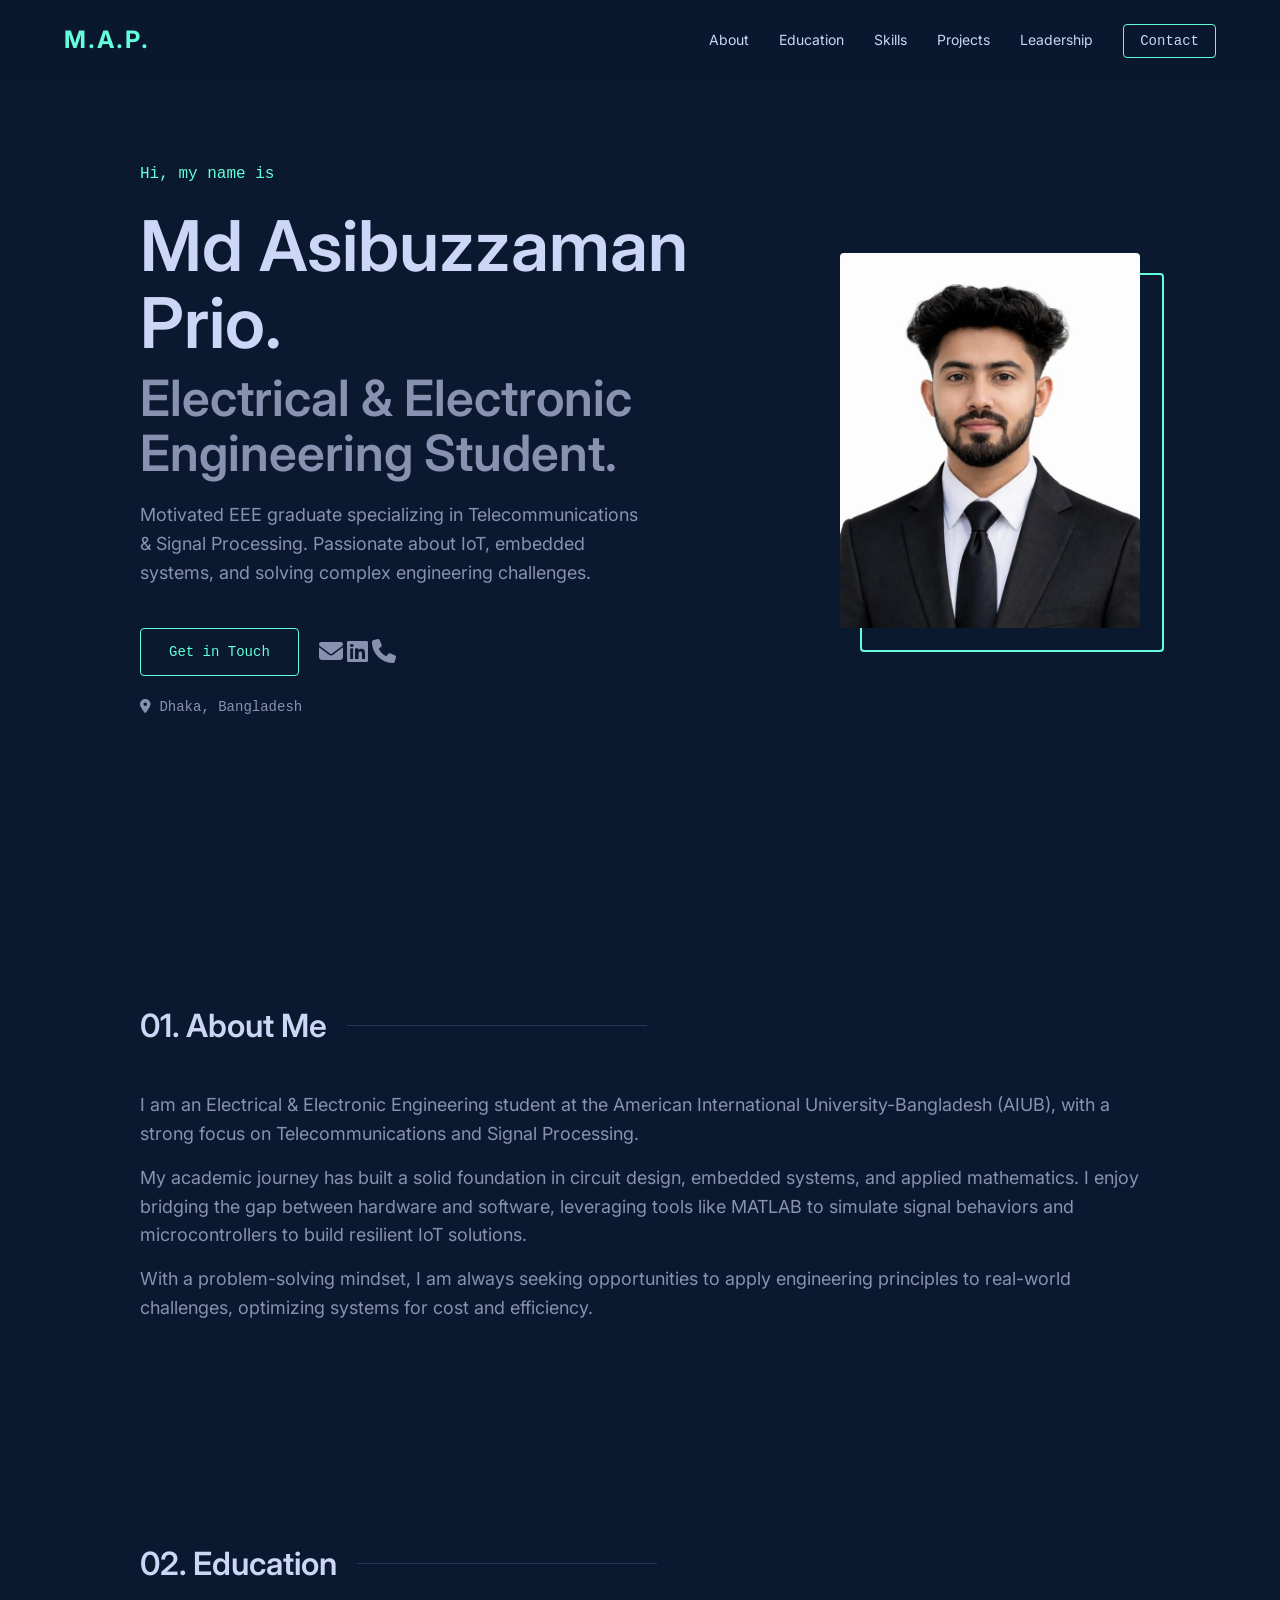
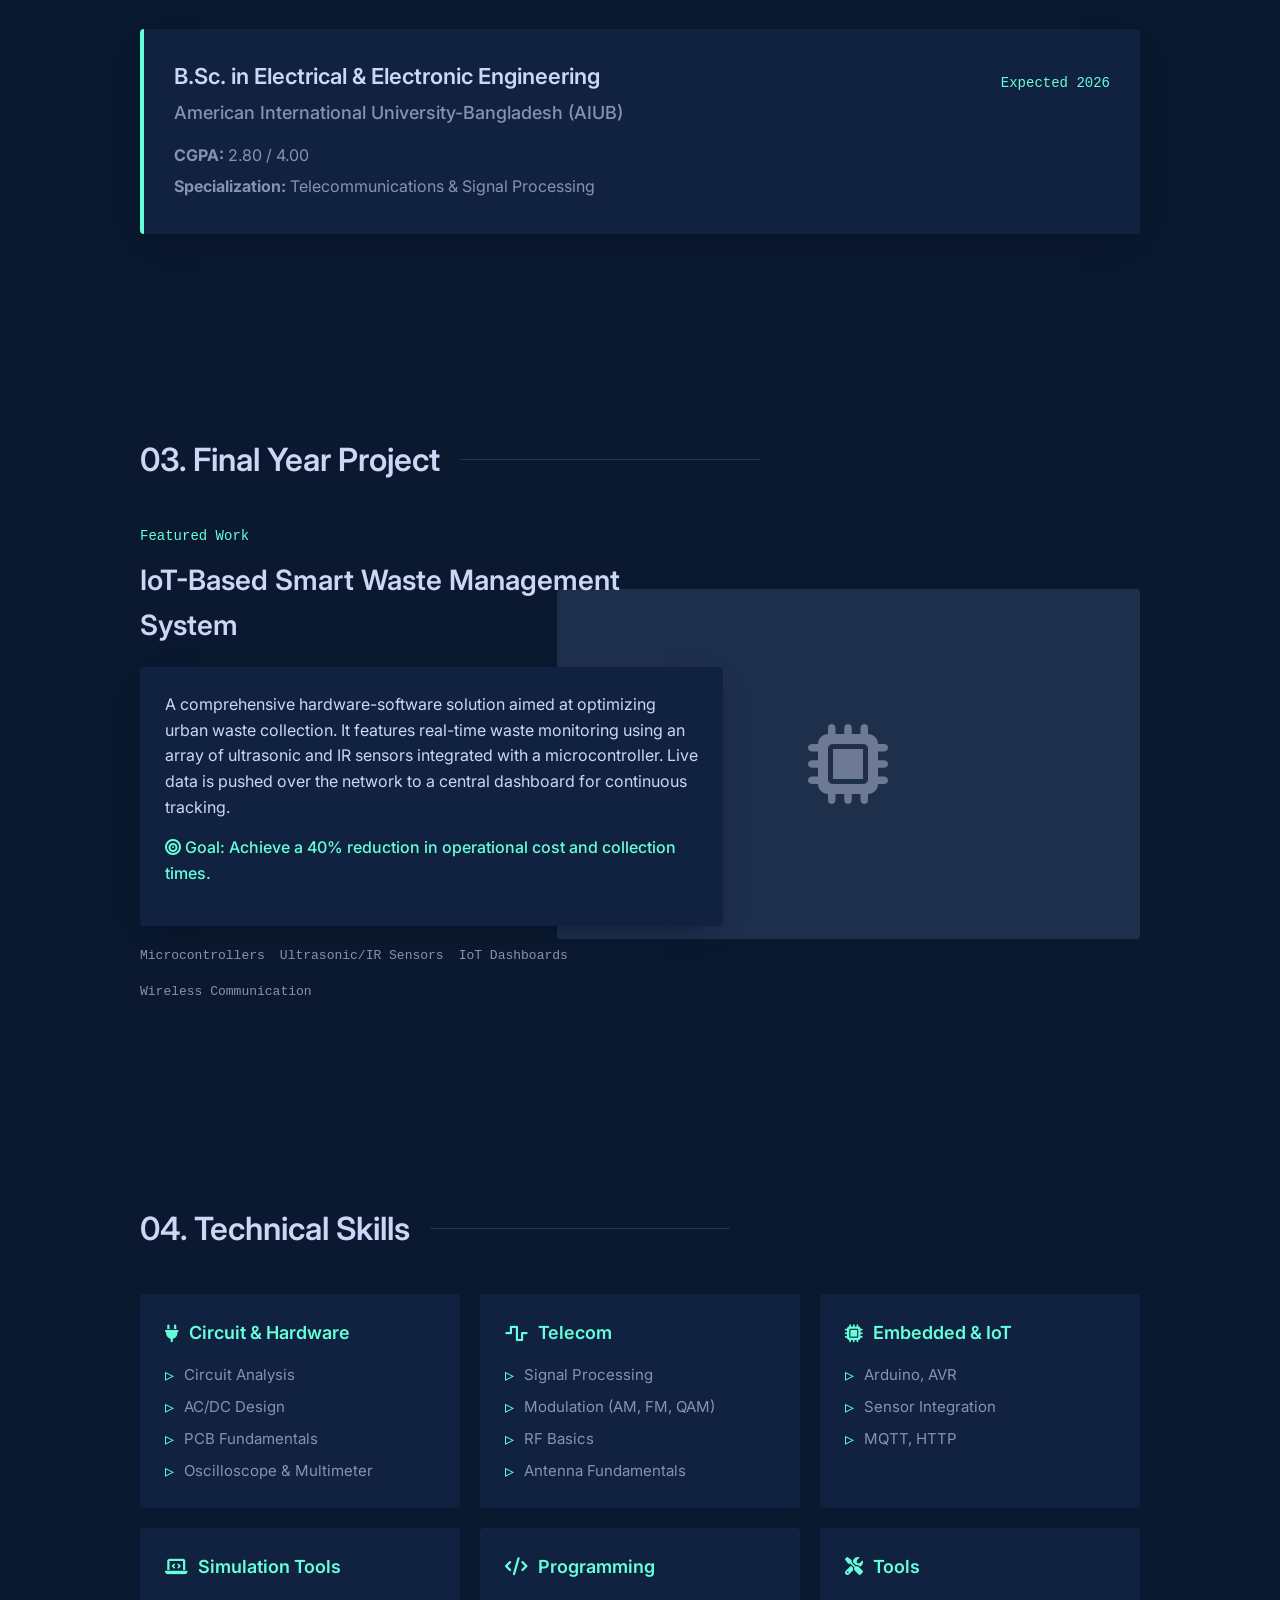
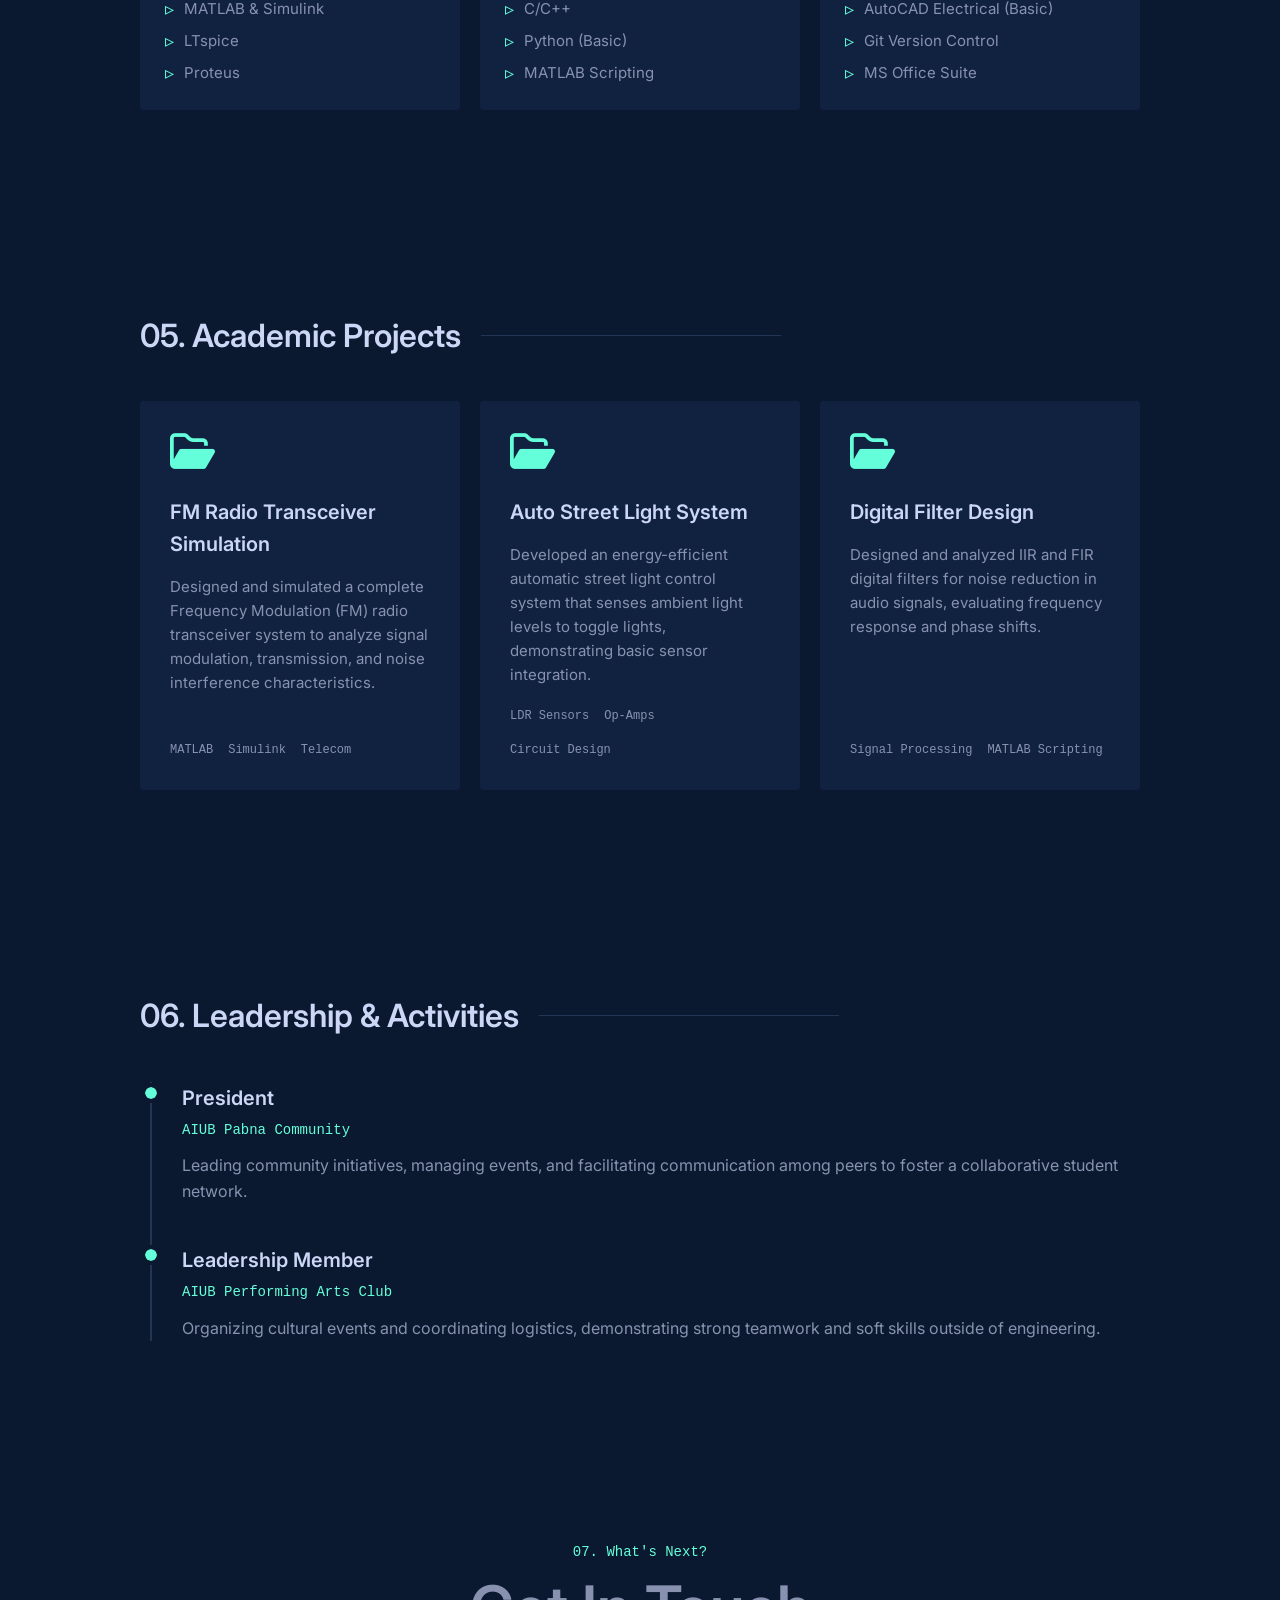
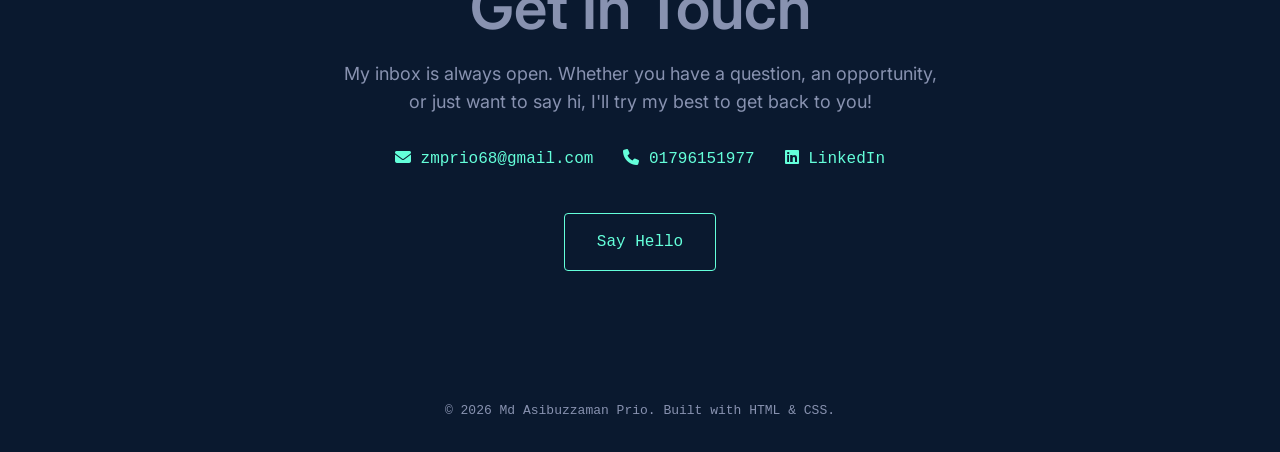
<file: index.html>
<!DOCTYPE html>
<html lang="en">
<head>
    <meta charset="UTF-8">
    <meta name="viewport" content="width=device-width, initial-scale=1.0">
    <meta name="description" content="Md Asibuzzaman Prio - Electrical & Electronic Engineering Student Portfolio">
    <title>Md Asibuzzaman Prio | EEE Portfolio</title>
    <!-- Google Fonts -->
    <link rel="preconnect" href="https://fonts.googleapis.com">
    <link rel="preconnect" href="https://fonts.gstatic.com" crossorigin>
    <link href="https://fonts.googleapis.com/css2?family=Inter:wght@300;400;500;600;700&display=swap" rel="stylesheet">
    <!-- Font Awesome -->
    <link rel="stylesheet" href="https://cdnjs.cloudflare.com/ajax/libs/font-awesome/6.4.0/css/all.min.css">
    <!-- Custom CSS -->
    <link rel="stylesheet" href="style.css">
</head>
<body>
    <!-- Navbar -->
    <header class="header">
        <nav class="nav-container">
            <a href="#" class="logo">M.A.P.</a>
            <ul class="nav-links">
                <li><a href="#about">About</a></li>
                <li><a href="#education">Education</a></li>
                <li><a href="#skills">Skills</a></li>
                <li><a href="#projects">Projects</a></li>
                <li><a href="#leadership">Leadership</a></li>
                <li><a href="#contact" class="btn-outline">Contact</a></li>
            </ul>
            <div class="hamburger">
                <i class="fas fa-bars"></i>
            </div>
        </nav>
    </header>

    <main>
        <!-- Hero Section -->
        <section class="hero" id="hero">
            <div class="hero-content">
                <p class="greeting">Hi, my name is</p>
                <h1 class="name">Md Asibuzzaman Prio.</h1>
                <h2 class="title">Electrical & Electronic Engineering Student.</h2>
                <p class="tagline">Motivated EEE graduate specializing in Telecommunications & Signal Processing. Passionate about IoT, embedded systems, and solving complex engineering challenges.</p>
                <div class="hero-cta">
                    <a href="#contact" class="btn-primary">Get in Touch</a>
                    <div class="social-links">
                        <a href="mailto:zmprio68@gmail.com" aria-label="Email"><i class="fas fa-envelope"></i></a>
                        <a href="#" target="_blank" aria-label="LinkedIn"><i class="fab fa-linkedin"></i></a>
                        <a href="tel:01796151977" aria-label="Phone"><i class="fas fa-phone"></i></a>
                    </div>
                </div>
                <p class="location"><i class="fas fa-map-marker-alt"></i> Dhaka, Bangladesh</p>
            </div>
            <div class="hero-image-container">
                <div class="image-wrapper">
                    <!-- Placeholder Profile Image -->
                    <img src="myphoto.jpg" alt="Md Asibuzzaman Prio" class="profile-img">
                </div>
            </div>
        </section>

        <!-- About Section -->
        <section class="about" id="about">
            <h2 class="section-title">01. About Me</h2>
            <div class="about-content">
                <div class="about-text">
                    <p>I am an Electrical & Electronic Engineering student at the American International University-Bangladesh (AIUB), with a strong focus on Telecommunications and Signal Processing.</p>
                    <p>My academic journey has built a solid foundation in circuit design, embedded systems, and applied mathematics. I enjoy bridging the gap between hardware and software, leveraging tools like MATLAB to simulate signal behaviors and microcontrollers to build resilient IoT solutions.</p>
                    <p>With a problem-solving mindset, I am always seeking opportunities to apply engineering principles to real-world challenges, optimizing systems for cost and efficiency.</p>
                </div>
            </div>
        </section>

        <!-- Education Section -->
        <section class="education" id="education">
            <h2 class="section-title">02. Education</h2>
            <div class="resume-item">
                <div class="resume-header">
                    <h3>B.Sc. in Electrical & Electronic Engineering</h3>
                    <span class="date">Expected 2026</span>
                </div>
                <h4 class="institution">American International University-Bangladesh (AIUB)</h4>
                <ul class="education-details">
                    <li><strong>CGPA:</strong> 2.80 / 4.00</li>
                    <li><strong>Specialization:</strong> Telecommunications & Signal Processing</li>
                </ul>
            </div>
        </section>

        <!-- Final Year Project (Highlighted) -->
        <section class="highlight-project" id="fyp">
            <h2 class="section-title">03. Final Year Project</h2>
            <div class="featured-card">
                <div class="featured-content">
                    <p class="overline">Featured Work</p>
                    <h3 class="featured-title">IoT-Based Smart Waste Management System</h3>
                    <div class="featured-description">
                        <p>A comprehensive hardware-software solution aimed at optimizing urban waste collection. It features real-time waste monitoring using an array of ultrasonic and IR sensors integrated with a microcontroller. Live data is pushed over the network to a central dashboard for continuous tracking.</p>
                        <p class="highlight-text"><i class="fas fa-bullseye"></i> Goal: Achieve a 40% reduction in operational cost and collection times.</p>
                    </div>
                    <ul class="tech-list">
                        <li>Microcontrollers</li>
                        <li>Ultrasonic/IR Sensors</li>
                        <li>IoT Dashboards</li>
                        <li>Wireless Communication</li>
                    </ul>
                </div>
                <div class="featured-image">
                    <div class="img-placeholder">
                        <i class="fas fa-microchip"></i>
                    </div>
                </div>
            </div>
        </section>

        <!-- Skills Section -->
        <section class="skills" id="skills">
            <h2 class="section-title">04. Technical Skills</h2>
            <div class="skills-grid">
                <div class="skill-category">
                    <h3><i class="fas fa-plug"></i> Circuit & Hardware</h3>
                    <ul>
                        <li>Circuit Analysis</li>
                        <li>AC/DC Design</li>
                        <li>PCB Fundamentals</li>
                        <li>Oscilloscope & Multimeter</li>
                    </ul>
                </div>
                <div class="skill-category">
                    <h3><i class="fas fa-wave-square"></i> Telecom</h3>
                    <ul>
                        <li>Signal Processing</li>
                        <li>Modulation (AM, FM, QAM)</li>
                        <li>RF Basics</li>
                        <li>Antenna Fundamentals</li>
                    </ul>
                </div>
                <div class="skill-category">
                    <h3><i class="fas fa-microchip"></i> Embedded & IoT</h3>
                    <ul>
                        <li>Arduino, AVR</li>
                        <li>Sensor Integration</li>
                        <li>MQTT, HTTP</li>
                    </ul>
                </div>
                <div class="skill-category">
                    <h3><i class="fas fa-laptop-code"></i> Simulation Tools</h3>
                    <ul>
                        <li>MATLAB & Simulink</li>
                        <li>LTspice</li>
                        <li>Proteus</li>
                    </ul>
                </div>
                <div class="skill-category">
                    <h3><i class="fas fa-code"></i> Programming</h3>
                    <ul>
                        <li>C/C++</li>
                        <li>Python (Basic)</li>
                        <li>MATLAB Scripting</li>
                    </ul>
                </div>
                <div class="skill-category">
                    <h3><i class="fas fa-tools"></i> Tools</h3>
                    <ul>
                        <li>AutoCAD Electrical (Basic)</li>
                        <li>Git Version Control</li>
                        <li>MS Office Suite</li>
                    </ul>
                </div>
            </div>
        </section>

        <!-- Projects Section -->
        <section class="projects" id="projects">
            <h2 class="section-title">05. Academic Projects</h2>
            <div class="projects-grid">
                <div class="project-card">
                    <div class="project-top">
                        <i class="far fa-folder-open folder-icon"></i>
                    </div>
                    <h3 class="project-title">FM Radio Transceiver Simulation</h3>
                    <p class="project-desc">Designed and simulated a complete Frequency Modulation (FM) radio transceiver system to analyze signal modulation, transmission, and noise interference characteristics.</p>
                    <ul class="project-tech">
                        <li>MATLAB</li>
                        <li>Simulink</li>
                        <li>Telecom</li>
                    </ul>
                </div>

                <div class="project-card">
                    <div class="project-top">
                        <i class="far fa-folder-open folder-icon"></i>
                    </div>
                    <h3 class="project-title">Auto Street Light System</h3>
                    <p class="project-desc">Developed an energy-efficient automatic street light control system that senses ambient light levels to toggle lights, demonstrating basic sensor integration.</p>
                    <ul class="project-tech">
                        <li>LDR Sensors</li>
                        <li>Op-Amps</li>
                        <li>Circuit Design</li>
                    </ul>
                </div>

                <div class="project-card">
                    <div class="project-top">
                        <i class="far fa-folder-open folder-icon"></i>
                    </div>
                    <h3 class="project-title">Digital Filter Design</h3>
                    <p class="project-desc">Designed and analyzed IIR and FIR digital filters for noise reduction in audio signals, evaluating frequency response and phase shifts.</p>
                    <ul class="project-tech">
                        <li>Signal Processing</li>
                        <li>MATLAB Scripting</li>
                    </ul>
                </div>
            </div>
        </section>

        <!-- Leadership Section -->
        <section class="leadership" id="leadership">
            <h2 class="section-title">06. Leadership & Activities</h2>
            <div class="timeline">
                <div class="timeline-item">
                    <div class="timeline-dot"></div>
                    <h3 class="timeline-title">President</h3>
                    <h4 class="timeline-org">AIUB Pabna Community</h4>
                    <p class="timeline-desc">Leading community initiatives, managing events, and facilitating communication among peers to foster a collaborative student network.</p>
                </div>
                <div class="timeline-item">
                    <div class="timeline-dot"></div>
                    <h3 class="timeline-title">Leadership Member</h3>
                    <h4 class="timeline-org">AIUB Performing Arts Club</h4>
                    <p class="timeline-desc">Organizing cultural events and coordinating logistics, demonstrating strong teamwork and soft skills outside of engineering.</p>
                </div>
            </div>
        </section>

        <!-- Contact Section -->
        <section class="contact" id="contact">
            <p class="overline">07. What's Next?</p>
            <h2 class="title">Get In Touch</h2>
            <p class="contact-desc">My inbox is always open. Whether you have a question, an opportunity, or just want to say hi, I'll try my best to get back to you!</p>
            <div class="contact-info">
                <a href="mailto:zmprio68@gmail.com" class="contact-link"><i class="fas fa-envelope"></i> zmprio68@gmail.com</a>
                <a href="tel:01796151977" class="contact-link"><i class="fas fa-phone"></i> 01796151977</a>
                <a href="#" target="_blank" class="contact-link"><i class="fab fa-linkedin"></i> LinkedIn</a>
            </div>
            <a href="mailto:zmprio68@gmail.com" class="btn-primary btn-large">Say Hello</a>
        </section>
    </main>

    <!-- Footer -->
    <footer class="footer">
        <p>&copy; 2026 Md Asibuzzaman Prio. Built with HTML & CSS.</p>
    </footer>

    <script src="script.js"></script>
</body>
</html>
</file>
<file: style.css>
/* Custom Properties / Variables */
:root {
    --bg-color: #0a192f;
    --bg-secondary: #112240;
    --bg-tertiary: #233554;
    --accent-color: #64ffda;
    --accent-transparent: rgba(100, 255, 218, 0.1);
    --text-main: #ccd6f6;
    --text-secondary: #8892b0;
    --font-sans: 'Inter', sans-serif;
    --font-mono: SFMono-Regular, Consolas, "Liberation Mono", Menlo, monospace;
    --transition: all 0.25s cubic-bezier(0.645, 0.045, 0.355, 1);
}

/* Reset & Base Styles */
* {
    margin: 0;
    padding: 0;
    box-sizing: border-box;
}

html {
    scroll-behavior: smooth;
    scrollbar-width: thin;
    scrollbar-color: var(--text-secondary) var(--bg-color);
}

body {
    background-color: var(--bg-color);
    color: var(--text-secondary);
    font-family: var(--font-sans);
    line-height: 1.6;
    -webkit-font-smoothing: antialiased;
    -moz-osx-font-smoothing: grayscale;
}

h1, h2, h3, h4, h5, h6 {
    color: var(--text-main);
    font-weight: 600;
}

a {
    color: var(--accent-color);
    text-decoration: none;
    transition: var(--transition);
}

a:hover {
    color: var(--accent-color);
}

ul {
    list-style: none;
}

section {
    padding: 100px 0;
    max-width: 1000px;
    margin: 0 auto;
    width: 90%;
}

/* Typography Utilities */
.section-title {
    display: flex;
    align-items: center;
    font-size: clamp(26px, 5vw, 32px);
    margin-bottom: 40px;
    white-space: nowrap;
}

.section-title::before {
    margin-right: 10px;
    color: var(--accent-color);
    font-family: var(--font-mono);
    font-size: clamp(16px, 3vw, 20px);
    font-weight: 400;
}

.section-title::after {
    content: "";
    display: block;
    height: 1px;
    width: 300px;
    background-color: var(--bg-tertiary);
    margin-left: 20px;
}

/* Buttons */
.btn-primary {
    color: var(--accent-color);
    background-color: transparent;
    border: 1px solid var(--accent-color);
    border-radius: 4px;
    padding: 1rem 1.75rem;
    font-size: 14px;
    font-family: var(--font-mono);
    line-height: 1;
    text-decoration: none;
    cursor: pointer;
    transition: var(--transition);
    display: inline-block;
}

.btn-primary:hover {
    background-color: var(--accent-transparent);
}

.btn-outline {
    color: var(--accent-color);
    border: 1px solid var(--accent-color);
    padding: 0.5rem 1rem;
    border-radius: 4px;
    font-size: 13px;
    font-family: var(--font-mono);
}

.btn-outline:hover {
    background-color: var(--accent-transparent);
}

/* Header & Nav */
.header {
    position: fixed;
    top: 0;
    width: 100%;
    height: 80px;
    background-color: rgba(10, 25, 47, 0.85);
    backdrop-filter: blur(10px);
    z-index: 100;
    transition: var(--transition);
}

.nav-container {
    display: flex;
    justify-content: space-between;
    align-items: center;
    width: 90%;
    max-width: 1200px;
    height: 100%;
    margin: 0 auto;
}

.logo {
    font-size: 24px;
    font-weight: 700;
    color: var(--accent-color);
    letter-spacing: 2px;
}

.nav-links {
    display: flex;
    align-items: center;
    gap: 30px;
}

.nav-links li a {
    color: var(--text-main);
    font-size: 14px;
}

.nav-links li a:hover {
    color: var(--accent-color);
}

.hamburger {
    display: none;
    cursor: pointer;
    color: var(--accent-color);
    font-size: 24px;
}

/* Hero Section */
.hero {
    min-height: 100vh;
    display: flex;
    align-items: center;
    justify-content: space-between;
    padding-top: 80px;
}

.hero-content {
    max-width: 600px;
}

.greeting {
    color: var(--accent-color);
    font-family: var(--font-mono);
    margin-bottom: 20px;
    font-size: 16px;
}

.name {
    font-size: clamp(40px, 8vw, 70px);
    line-height: 1.1;
    margin-bottom: 10px;
}

.title {
    font-size: clamp(30px, 6vw, 50px);
    color: var(--text-secondary);
    line-height: 1.1;
    margin-bottom: 20px;
}

.tagline {
    font-size: 18px;
    max-width: 500px;
    margin-bottom: 40px;
}

.location {
    margin-top: 20px;
    font-family: var(--font-mono);
    font-size: 14px;
}

.hero-cta {
    display: flex;
    align-items: center;
    gap: 20px;
    margin-bottom: 20px;
}

.social-links a {
    color: var(--text-secondary);
    font-size: 24px;
    transition: var(--transition);
}

.social-links a:hover {
    color: var(--accent-color);
    transform: translateY(-3px);
}

/* Hero Image Placeholder with modern border design */
.hero-image-container {
    position: relative;
    max-width: 300px;
    width: 100%;
    margin-left: 50px;
}

.image-wrapper {
    position: relative;
    border-radius: 4px;
    z-index: 1;
}

.profile-img {
    width: 100%;
    border-radius: 4px;
    display: block;
    transition: var(--transition);
}

.image-wrapper::after {
    content: "";
    position: absolute;
    width: 100%;
    height: 100%;
    border: 2px solid var(--accent-color);
    border-radius: 4px;
    top: 20px;
    left: 20px;
    z-index: -1;
    transition: var(--transition);
}

.image-wrapper:hover::after {
    top: 15px;
    left: 15px;
}

/* About Section */
.about-content {
    display: flex;
    gap: 50px;
}

.about-text p {
    margin-bottom: 15px;
    font-size: 18px;
}

/* Education Section */
.resume-item {
    background-color: var(--bg-secondary);
    padding: 30px;
    border-radius: 4px;
    border-left: 4px solid var(--accent-color);
    box-shadow: 0 10px 30px -15px rgba(2,12,27,0.7);
}

.resume-header {
    display: flex;
    justify-content: space-between;
    align-items: flex-end;
    margin-bottom: 5px;
}

.resume-header h3 {
    font-size: 22px;
}

.date {
    font-family: var(--font-mono);
    color: var(--accent-color);
    font-size: 14px;
}

.institution {
    color: var(--text-secondary);
    font-size: 18px;
    font-weight: 500;
    margin-bottom: 15px;
}

.education-details li {
    margin-bottom: 5px;
}

/* Highlighted Project */
.featured-card {
    display: grid;
    grid-template-columns: repeat(12, 1fr);
    align-items: center;
}

.featured-content {
    grid-column: 1 / 8;
    grid-row: 1;
    position: relative;
    z-index: 2;
}

.overline {
    color: var(--accent-color);
    font-family: var(--font-mono);
    font-size: 14px;
    margin-bottom: 10px;
}

.featured-title {
    font-size: clamp(24px, 5vw, 28px);
    margin-bottom: 20px;
}

.featured-description {
    background-color: var(--bg-secondary);
    padding: 25px;
    border-radius: 4px;
    box-shadow: 0 10px 30px -15px rgba(2,12,27,0.7);
    color: var(--text-main);
    font-size: 16px;
}

.featured-description p {
    margin-bottom: 15px;
}

.highlight-text {
    color: var(--accent-color);
    font-weight: 500;
}

.tech-list {
    display: flex;
    flex-wrap: wrap;
    gap: 15px;
    margin-top: 20px;
    font-family: var(--font-mono);
    font-size: 13px;
    color: var(--text-secondary);
}

.featured-image {
    grid-column: 6 / -1;
    grid-row: 1;
    position: relative;
    z-index: 1;
}

.img-placeholder {
    width: 100%;
    height: 350px;
    background-color: var(--bg-tertiary);
    border-radius: 4px;
    display: flex;
    align-items: center;
    justify-content: center;
    font-size: 80px;
    color: var(--text-secondary);
    opacity: 0.8;
    transition: var(--transition);
}

.featured-card:hover .img-placeholder {
    opacity: 1;
    color: var(--accent-color);
}

/* Skills Section */
.skills-grid {
    display: grid;
    grid-template-columns: repeat(auto-fill, minmax(280px, 1fr));
    gap: 20px;
}

.skill-category {
    background-color: var(--bg-secondary);
    padding: 25px;
    border-radius: 4px;
    transition: var(--transition);
}

.skill-category:hover {
    transform: translateY(-5px);
}

.skill-category h3 {
    margin-bottom: 15px;
    display: flex;
    align-items: center;
    gap: 10px;
    font-size: 18px;
    color: var(--accent-color);
}

.skill-category ul {
    display: flex;
    flex-direction: column;
    gap: 8px;
}

.skill-category li {
    font-size: 15px;
    display: flex;
    align-items: center;
}

.skill-category li::before {
    content: "▹";
    color: var(--accent-color);
    line-height: 12px;
    margin-right: 10px;
    font-size: 18px;
}

/* Projects Section */
.projects-grid {
    display: grid;
    grid-template-columns: repeat(auto-fill, minmax(300px, 1fr));
    gap: 20px;
}

.project-card {
    background-color: var(--bg-secondary);
    padding: 30px;
    border-radius: 4px;
    transition: var(--transition);
    display: flex;
    flex-direction: column;
}

.project-card:hover {
    transform: translateY(-5px);
}

.project-top {
    margin-bottom: 25px;
    display: flex;
    justify-content: space-between;
    align-items: center;
}

.folder-icon {
    font-size: 40px;
    color: var(--accent-color);
}

.project-title {
    font-size: 20px;
    margin-bottom: 15px;
}

.project-desc {
    font-size: 15px;
    flex-grow: 1;
    margin-bottom: 20px;
}

.project-tech {
    display: flex;
    flex-wrap: wrap;
    gap: 15px;
    font-family: var(--font-mono);
    font-size: 12px;
}

/* Leadership Timeline */
.timeline {
    border-left: 2px solid var(--bg-tertiary);
    padding-left: 30px;
    margin-left: 10px;
}

.timeline-item {
    position: relative;
    margin-bottom: 40px;
}

.timeline-item:last-child {
    margin-bottom: 0;
}

.timeline-dot {
    position: absolute;
    left: -37px;
    top: 5px;
    width: 12px;
    height: 12px;
    background-color: var(--accent-color);
    border-radius: 50%;
    outline: 4px solid var(--bg-color);
}

.timeline-title {
    font-size: 20px;
    margin-bottom: 5px;
}

.timeline-org {
    color: var(--accent-color);
    font-family: var(--font-mono);
    font-size: 14px;
    margin-bottom: 12px;
    font-weight: 500;
}

/* Contact */
.contact {
    text-align: center;
    max-width: 600px;
}

.contact .title {
    font-size: clamp(40px, 5vw, 60px);
    margin-bottom: 20px;
}

.contact-desc {
    margin-bottom: 30px;
    font-size: 18px;
}

.contact-info {
    display: flex;
    justify-content: center;
    gap: 30px;
    margin-bottom: 40px;
}

.contact-link {
    font-size: 16px;
    font-family: var(--font-mono);
}

.btn-large {
    padding: 1.25rem 2rem;
    font-size: 16px;
}

/* Footer */
.footer {
    text-align: center;
    padding: 30px;
    font-family: var(--font-mono);
    font-size: 13px;
    color: var(--text-secondary);
}

/* Responsive Design */
@media (max-width: 900px) {
    .section-title::after {
        width: 100%;
        max-width: 200px;
    }
    
    .hero {
        flex-direction: column;
        justify-content: center;
        text-align: left;
    }
    
    .hero-image-container {
        margin-left: 0;
        margin-top: 50px;
        align-self: center;
    }

    .featured-card {
        display: flex;
        flex-direction: column;
    }

    .featured-content {
        grid-column: 1 / -1;
        padding: 30px;
        background-color: var(--bg-secondary);
        z-index: 2;
    }

    .featured-description {
        box-shadow: none;
        padding: 0;
        background-color: transparent;
    }

    .featured-image {
        display: none;
    }
}

@media (max-width: 768px) {
    .hamburger {
        display: block;
        z-index: 101;
    }

    .nav-links {
        position: fixed;
        top: 0;
        right: -100%;
        width: 70vw;
        height: 100vh;
        background-color: var(--bg-secondary);
        flex-direction: column;
        justify-content: center;
        transition: var(--transition);
        box-shadow: -10px 0px 30px -15px rgba(2, 12, 27, 0.7);
    }

    .nav-links.active {
        right: 0;
    }

    .nav-links li {
        margin: 20px 0;
    }

    .resume-header {
        flex-direction: column;
        align-items: flex-start;
        gap: 10px;
    }

    .contact-info {
        flex-direction: column;
        gap: 15px;
    }
}
</file>
